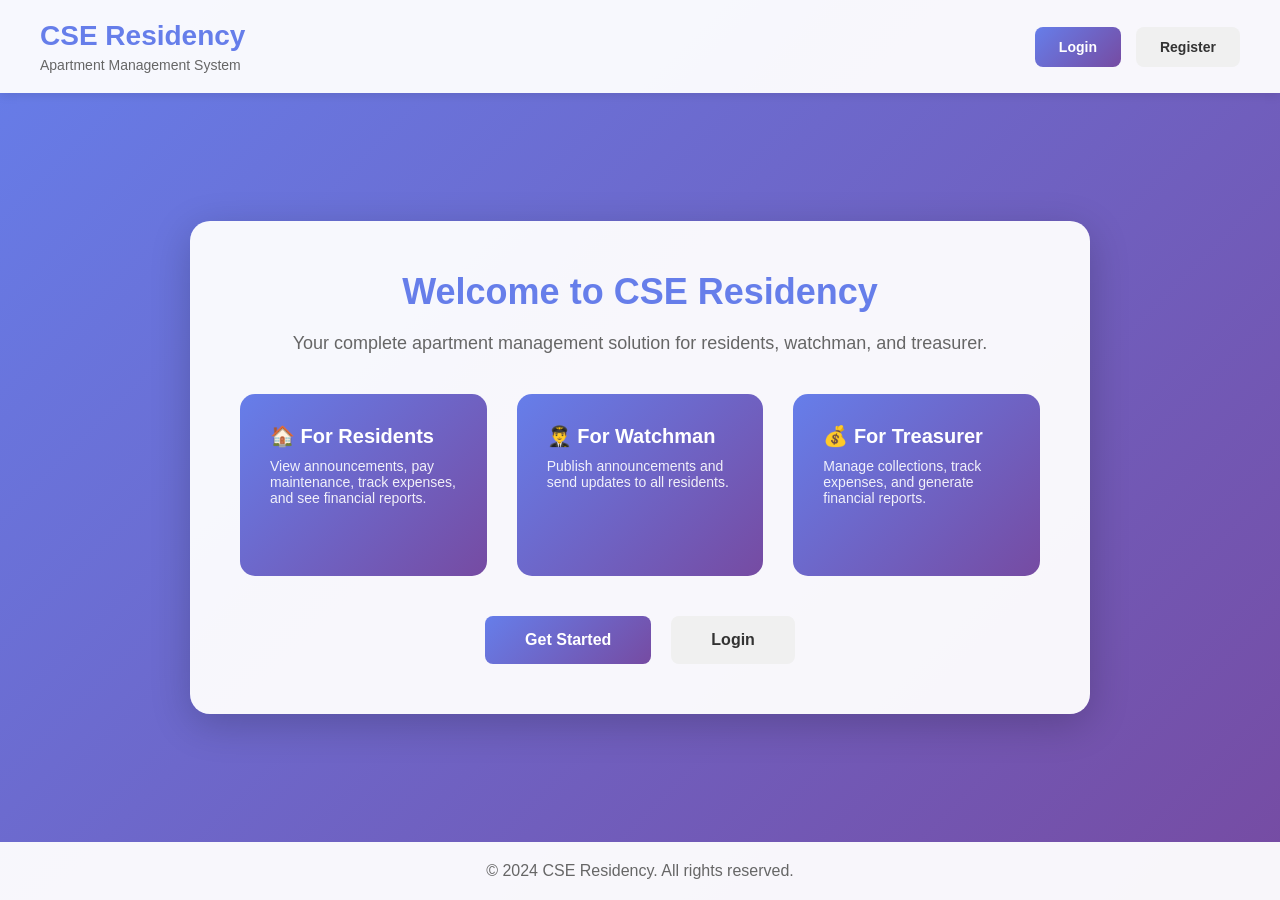
<file: src/main/resources/static/index.html>
<!DOCTYPE html>
<html lang="en">
<head>
    <meta charset="UTF-8">
    <meta name="viewport" content="width=device-width, initial-scale=1.0">
    <title>CSE Apartment Management System</title>
    <link rel="stylesheet" href="css/style.css">
</head>
<body>
    <div class="landing-container">
        <header class="landing-header">
            <div class="logo">
                <h1>CSE Residency</h1>
                <p>Apartment Management System</p>
            </div>
            <nav class="landing-nav">
                <a href="login.html" class="btn btn-primary">Login</a>
                <a href="register.html" class="btn btn-secondary">Register</a>
            </nav>
        </header>

        <main class="landing-hero">
            <div class="hero-content">
                <h2>Welcome to CSE Residency</h2>
                <p>Your complete apartment management solution for residents, watchman, and treasurer.</p>
                <div class="hero-features">
                    <div class="feature-card">
                        <h3>🏠 For Residents</h3>
                        <p>View announcements, pay maintenance, track expenses, and see financial reports.</p>
                    </div>
                    <div class="feature-card">
                        <h3>👨‍✈️ For Watchman</h3>
                        <p>Publish announcements and send updates to all residents.</p>
                    </div>
                    <div class="feature-card">
                        <h3>💰 For Treasurer</h3>
                        <p>Manage collections, track expenses, and generate financial reports.</p>
                    </div>
                </div>
                <div class="hero-actions">
                    <a href="register.html" class="btn btn-large btn-primary">Get Started</a>
                    <a href="login.html" class="btn btn-large btn-secondary">Login</a>
                </div>
            </div>
        </main>

        <footer class="landing-footer">
            <p>&copy; 2024 CSE Residency. All rights reserved.</p>
        </footer>
    </div>
</body>
</html>
</file>
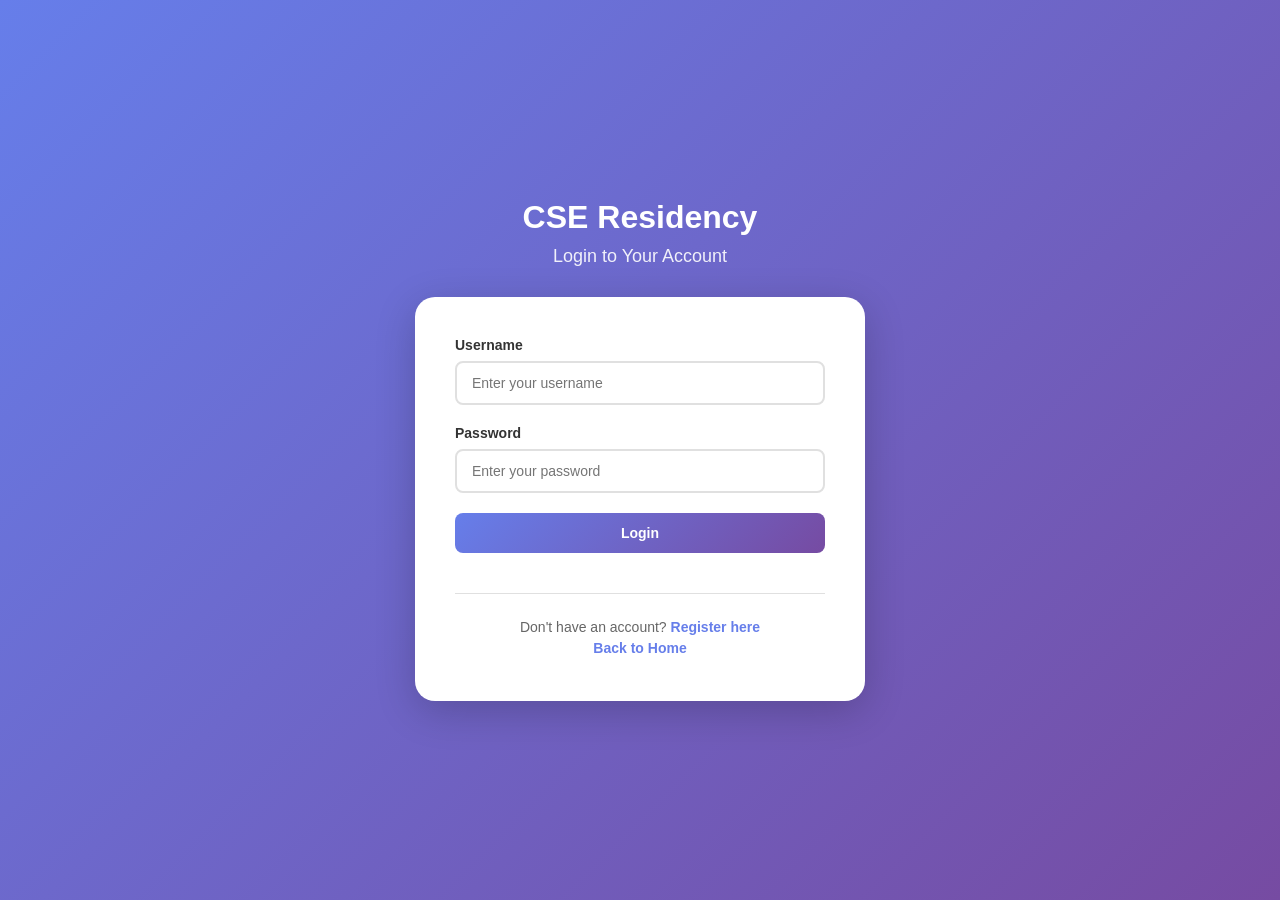
<file: src/main/resources/static/login.html>
<!DOCTYPE html>
<html lang="en">
<head>
    <meta charset="UTF-8">
    <meta name="viewport" content="width=device-width, initial-scale=1.0">
    <title>Login - CSE Residency</title>
    <link rel="stylesheet" href="css/style.css">
</head>
<body>
    <div class="auth-container">
        <div class="auth-header">
            <h1>CSE Residency</h1>
            <p>Login to Your Account</p>
        </div>

        <div class="auth-box">
            <form id="loginForm" class="auth-form">
                <div class="form-group">
                    <label for="username">Username</label>
                    <input type="text" id="username" name="username" required
                           placeholder="Enter your username">
                </div>

                <div class="form-group">
                    <label for="password">Password</label>
                    <input type="password" id="password" name="password" required
                           placeholder="Enter your password">
                </div>

                <button type="submit" class="btn btn-primary btn-full">Login</button>

                <div class="auth-footer">
                    <p>Don't have an account? <a href="register.html">Register here</a></p>
                    <p><a href="index.html">Back to Home</a></p>
                </div>
            </form>

            <div id="message" class="message"></div>
        </div>
    </div>

    <script>
        document.getElementById('loginForm').addEventListener('submit', async function(e) {
            e.preventDefault();
            
            const username = document.getElementById('username').value;
            const password = document.getElementById('password').value;
            const messageDiv = document.getElementById('message');
            
            console.log('Attempting login for:', username);
            
            try {
                const response = await fetch('/api/auth/manual-login?username=' + encodeURIComponent(username) + '&password=' + encodeURIComponent(password), {
                    method: 'POST'
                });
                
                const result = await response.json();
                
                console.log('Login response:', result);
                
                if (response.ok) {
                    messageDiv.textContent = 'Login successful! Redirecting to dashboard...';
                    messageDiv.className = 'message success';
                    console.log('Redirecting to:', result.redirectUrl);
                    setTimeout(() => {
                        window.location.href = result.redirectUrl;
                    }, 2000);
                } else {
                    messageDiv.textContent = result.error || 'Login failed';
                    messageDiv.className = 'message error';
                    console.error('Login failed:', result);
                }
            } catch (error) {
                messageDiv.textContent = 'An error occurred: ' + error.message;
                messageDiv.className = 'message error';
                console.error('Error:', error);
            }
        });
    </script>
</body>
</html>
</file>
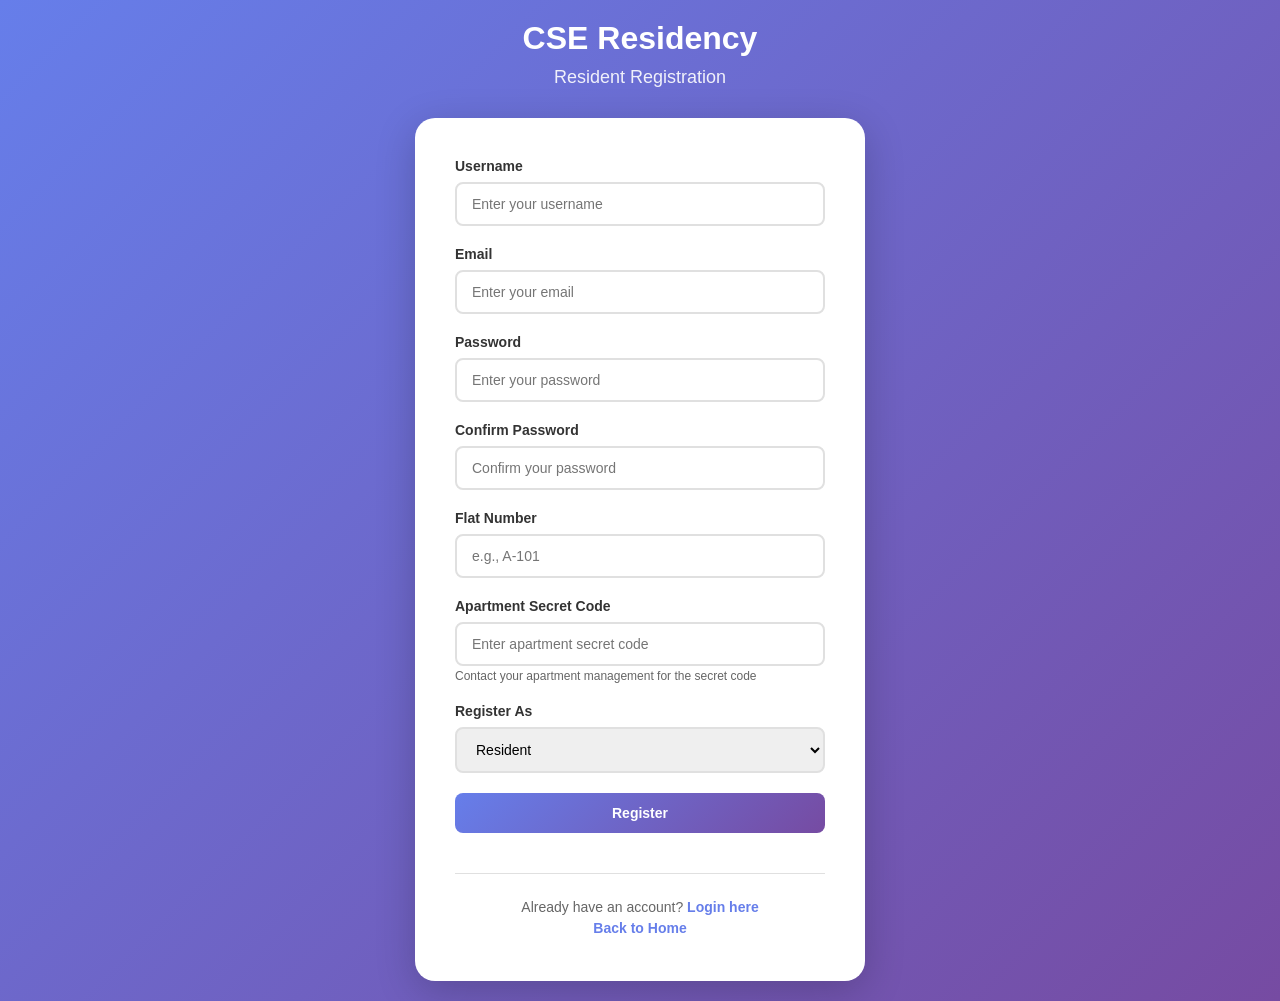
<file: src/main/resources/static/register.html>
<!DOCTYPE html>
<html lang="en">
<head>
    <meta charset="UTF-8">
    <meta name="viewport" content="width=device-width, initial-scale=1.0">
    <title>Register - CSE Residency</title>
    <link rel="stylesheet" href="css/style.css">
</head>
<body>
    <div class="auth-container">
        <div class="auth-header">
            <h1>CSE Residency</h1>
            <p>Resident Registration</p>
        </div>

        <div class="auth-box">
            <form id="registerForm" class="auth-form">
                <div class="form-group">
                    <label for="username">Username</label>
                    <input type="text" id="username" name="username" required
                           placeholder="Enter your username" minlength="3" maxlength="50">
                </div>

                <div class="form-group">
                    <label for="email">Email</label>
                    <input type="email" id="email" name="email" required
                           placeholder="Enter your email">
                </div>

                <div class="form-group">
                    <label for="password">Password</label>
                    <input type="password" id="password" name="password" required
                           placeholder="Enter your password" minlength="6">
                </div>

                <div class="form-group">
                    <label for="confirmPassword">Confirm Password</label>
                    <input type="password" id="confirmPassword" name="confirmPassword" required
                           placeholder="Confirm your password" minlength="6">
                </div>

                <div class="form-group">
                    <label for="flatNumber">Flat Number</label>
                    <input type="text" id="flatNumber" name="flatNumber" required
                           placeholder="e.g., A-101">
                </div>

                <div class="form-group">
                    <label for="secretCode">Apartment Secret Code</label>
                    <input type="password" id="secretCode" name="secretCode" required
                           placeholder="Enter apartment secret code">
                    <small class="form-help">Contact your apartment management for the secret code</small>
                </div>

                <div class="form-group">
                    <label for="role">Register As</label>
                    <select id="role" name="role" required>
                        <option value="RESIDENT">Resident</option>
                        <option value="TREASURER">Treasurer</option>
                    </select>
                </div>

                <div class="form-group" id="treasurerKeyGroup" style="display: none;">
                    <label for="treasurerKey">Treasurer Key</label>
                    <input type="password" id="treasurerKey" name="treasurerKey"
                           placeholder="Enter treasurer key">
                </div>

                <button type="submit" class="btn btn-primary btn-full">Register</button>

                <div class="auth-footer">
                    <p>Already have an account? <a href="login.html">Login here</a></p>
                    <p><a href="index.html">Back to Home</a></p>
                </div>
            </form>

            <div id="message" class="message"></div>
        </div>
    </div>

    <script src="js/register.js"></script>
</body>
</html>
</file>
<file: src/main/resources/static/css/style.css>
/* Global Styles */
* {
    margin: 0;
    padding: 0;
    box-sizing: border-box;
}

body {
    font-family: 'Segoe UI', Tahoma, Geneva, Verdana, sans-serif;
    background: linear-gradient(135deg, #667eea 0%, #764ba2 100%);
    min-height: 100vh;
    color: #333;
}

/* Landing Page */
.landing-container {
    min-height: 100vh;
    display: flex;
    flex-direction: column;
}

.landing-header {
    background: rgba(255, 255, 255, 0.95);
    padding: 20px 40px;
    display: flex;
    justify-content: space-between;
    align-items: center;
    box-shadow: 0 2px 10px rgba(0, 0, 0, 0.1);
}

.logo h1 {
    color: #667eea;
    font-size: 28px;
    margin-bottom: 5px;
}

.logo p {
    color: #666;
    font-size: 14px;
}

.landing-nav {
    display: flex;
    gap: 15px;
}

.landing-hero {
    flex: 1;
    display: flex;
    align-items: center;
    justify-content: center;
    padding: 60px 20px;
}

.hero-content {
    background: rgba(255, 255, 255, 0.95);
    padding: 50px;
    border-radius: 20px;
    max-width: 900px;
    text-align: center;
    box-shadow: 0 10px 40px rgba(0, 0, 0, 0.2);
}

.hero-content h2 {
    color: #667eea;
    font-size: 36px;
    margin-bottom: 20px;
}

.hero-content p {
    color: #666;
    font-size: 18px;
    margin-bottom: 40px;
}

.hero-features {
    display: grid;
    grid-template-columns: repeat(3, 1fr);
    gap: 30px;
    margin-bottom: 40px;
}

.feature-card {
    background: linear-gradient(135deg, #667eea 0%, #764ba2 100%);
    color: white;
    padding: 30px;
    border-radius: 15px;
    text-align: left;
}

.feature-card h3 {
    font-size: 20px;
    margin-bottom: 10px;
}

.feature-card p {
    color: rgba(255, 255, 255, 0.9);
    font-size: 14px;
}

.hero-actions {
    display: flex;
    gap: 20px;
    justify-content: center;
}

.landing-footer {
    background: rgba(255, 255, 255, 0.95);
    text-align: center;
    padding: 20px;
    color: #666;
}

/* Auth Pages */
.auth-container {
    min-height: 100vh;
    display: flex;
    flex-direction: column;
    align-items: center;
    justify-content: center;
    padding: 20px;
}

.auth-header {
    text-align: center;
    margin-bottom: 30px;
    color: white;
}

.auth-header h1 {
    font-size: 32px;
    margin-bottom: 10px;
}

.auth-header p {
    font-size: 18px;
    opacity: 0.9;
}

.auth-box {
    background: white;
    padding: 40px;
    border-radius: 20px;
    box-shadow: 0 10px 40px rgba(0, 0, 0, 0.2);
    width: 100%;
    max-width: 450px;
}

.auth-form {
    display: flex;
    flex-direction: column;
    gap: 20px;
}

.form-group {
    display: flex;
    flex-direction: column;
    gap: 8px;
}

.form-group label {
    font-weight: 600;
    color: #333;
    font-size: 14px;
}

.form-group input,
.form-group select,
.form-group textarea {
    padding: 12px 15px;
    border: 2px solid #e0e0e0;
    border-radius: 8px;
    font-size: 14px;
    transition: border-color 0.3s;
}

.form-group input:focus,
.form-group select:focus,
.form-group textarea:focus {
    outline: none;
    border-color: #667eea;
}

.form-help {
    font-size: 12px;
    color: #666;
    margin-top: -5px;
}

/* Buttons */
.btn {
    padding: 12px 24px;
    border: none;
    border-radius: 8px;
    font-size: 14px;
    font-weight: 600;
    cursor: pointer;
    transition: all 0.3s;
    text-decoration: none;
    display: inline-block;
    text-align: center;
}

.btn-primary {
    background: linear-gradient(135deg, #667eea 0%, #764ba2 100%);
    color: white;
}

.btn-primary:hover {
    transform: translateY(-2px);
    box-shadow: 0 5px 20px rgba(102, 126, 234, 0.4);
}

.btn-secondary {
    background: #f0f0f0;
    color: #333;
}

.btn-secondary:hover {
    background: #e0e0e0;
}

.btn-full {
    width: 100%;
}

.btn-large {
    padding: 15px 40px;
    font-size: 16px;
}

.auth-footer {
    text-align: center;
    margin-top: 20px;
    padding-top: 20px;
    border-top: 1px solid #e0e0e0;
}

.auth-footer p {
    font-size: 14px;
    color: #666;
    margin: 5px 0;
}

.auth-footer a {
    color: #667eea;
    text-decoration: none;
    font-weight: 600;
}

.auth-footer a:hover {
    text-decoration: underline;
}

/* Dashboard */
.dashboard-container {
    min-height: 100vh;
    display: flex;
    flex-direction: column;
    background: #f5f5f5;
}

.dashboard-header {
    background: linear-gradient(135deg, #667eea 0%, #764ba2 100%);
    color: white;
    padding: 20px 40px;
    display: flex;
    justify-content: space-between;
    align-items: center;
    box-shadow: 0 2px 10px rgba(0, 0, 0, 0.1);
}

.header-left h1 {
    font-size: 24px;
    margin-bottom: 5px;
}

.user-role {
    font-size: 14px;
    opacity: 0.9;
}

.header-right {
    display: flex;
    align-items: center;
    gap: 20px;
}

.username {
    font-size: 16px;
    font-weight: 600;
}

.dashboard-nav {
    background: white;
    padding: 0 40px;
    display: flex;
    gap: 5px;
    box-shadow: 0 2px 5px rgba(0, 0, 0, 0.05);
    overflow-x: auto;
}

.nav-btn {
    padding: 15px 25px;
    background: none;
    border: none;
    font-size: 14px;
    font-weight: 600;
    color: #666;
    cursor: pointer;
    transition: all 0.3s;
    border-bottom: 3px solid transparent;
    white-space: nowrap;
}

.nav-btn:hover {
    color: #667eea;
    background: #f5f5f5;
}

.nav-btn.active {
    color: #667eea;
    border-bottom-color: #667eea;
}

.badge {
    background: #ff4757;
    color: white;
    padding: 2px 8px;
    border-radius: 10px;
    font-size: 12px;
    margin-left: 5px;
}

.dashboard-content {
    flex: 1;
    padding: 40px;
    overflow-y: auto;
}

.tab-content {
    display: none;
}

.tab-content.active {
    display: block;
}

.tab-content h2 {
    color: #333;
    margin-bottom: 20px;
    font-size: 24px;
}

/* Lists */
.announcements-list,
.payments-list,
.expenses-list,
.reports-list,
.notifications-list {
    display: flex;
    flex-direction: column;
    gap: 15px;
}

.announcement-card,
.payment-card,
.expense-card,
.report-card,
.notification-card {
    background: white;
    padding: 20px;
    border-radius: 10px;
    box-shadow: 0 2px 5px rgba(0, 0, 0, 0.1);
    transition: transform 0.3s;
}

.announcement-card:hover,
.payment-card:hover,
.expense-card:hover,
.report-card:hover,
.notification-card:hover {
    transform: translateY(-2px);
    box-shadow: 0 5px 15px rgba(0, 0, 0, 0.15);
}

.announcement-header,
.payment-header,
.expense-header,
.report-header,
.notification-header {
    display: flex;
    justify-content: space-between;
    align-items: center;
    margin-bottom: 10px;
}

.announcement-title,
.payment-title,
.expense-title,
.report-title,
.notification-title,
.complaint-title {
    font-size: 18px;
    font-weight: 600;
    color: #333;
}

.announcement-date,
.payment-date,
.expense-date,
.report-date,
.notification-date,
.complaint-date {
    font-size: 12px;
    color: #666;
}

.announcement-content,
.payment-content,
.expense-content,
.report-content,
.notification-content,
.complaint-description,
.complaint-category,
.complaint-resolution {
    color: #666;
    font-size: 14px;
    line-height: 1.6;
}

.announcement-type,
.payment-status,
.expense-category,
.report-status,
.notification-type,
.complaint-status {
    display: inline-block;
    padding: 4px 12px;
    border-radius: 15px;
    font-size: 12px;
    font-weight: 600;
    margin-top: 10px;
}

.complaint-status.status-pending {
    background: #fff3e0;
    color: #f57c00;
}

.complaint-status.status-in_progress {
    background: #e3f2fd;
    color: #1976d2;
}

.complaint-status.status-resolved {
    background: #e8f5e9;
    color: #388e3c;
}

.complaint-status.status-rejected {
    background: #ffebee;
    color: #d32f2f;
}

.complaint-card {
    background: white;
    border-radius: 8px;
    padding: 20px;
    margin-bottom: 15px;
    box-shadow: 0 2px 4px rgba(0,0,0,0.1);
}

.complaint-header {
    display: flex;
    justify-content: space-between;
    align-items: center;
    margin-bottom: 10px;
}

.complaint-actions {
    margin-top: 15px;
    display: flex;
    gap: 10px;
}

.btn-small {
    padding: 5px 10px;
    font-size: 12px;
}

.announcement-type {
    background: #e3f2fd;
    color: #1976d2;
}

.payment-status {
    background: #e8f5e9;
    color: #388e3c;
}

.payment-status.pending {
    background: #fff3e0;
    color: #f57c00;
}

.payment-status.failed {
    background: #ffebee;
    color: #d32f2f;
}

.expense-category {
    background: #f3e5f5;
    color: #7b1fa2;
}

.report-status {
    background: #e8f5e9;
    color: #388e3c;
}

.notification-type {
    background: #e3f2fd;
    color: #1976d2;
}

.notification-card.unread {
    border-left: 4px solid #667eea;
}

/* Payment Actions */
.payment-actions {
    margin-bottom: 20px;
}

/* Filter Section */
.filter-section {
    display: flex;
    gap: 15px;
    align-items: center;
    margin-bottom: 20px;
    flex-wrap: wrap;
}

.filter-section label {
    font-weight: 600;
    color: #333;
}

.filter-section select,
.filter-section input {
    padding: 8px 12px;
    border: 2px solid #e0e0e0;
    border-radius: 5px;
    font-size: 14px;
}

/* Modal */
.modal {
    display: none;
    position: fixed;
    top: 0;
    left: 0;
    width: 100%;
    height: 100%;
    background: rgba(0, 0, 0, 0.5);
    z-index: 1000;
    align-items: center;
    justify-content: center;
}

.modal.active {
    display: flex;
}

.modal-content {
    background: white;
    padding: 30px;
    border-radius: 15px;
    max-width: 500px;
    width: 90%;
    max-height: 90vh;
    overflow-y: auto;
}

.modal-header {
    display: flex;
    justify-content: space-between;
    align-items: center;
    margin-bottom: 20px;
}

.modal-header h2 {
    color: #333;
    font-size: 20px;
}

.close-btn {
    background: none;
    border: none;
    font-size: 28px;
    cursor: pointer;
    color: #666;
}

.close-btn:hover {
    color: #333;
}

.modal-form {
    display: flex;
    flex-direction: column;
    gap: 15px;
}

/* Report Preview */
.report-preview {
    background: white;
    padding: 30px;
    border-radius: 10px;
    margin-top: 20px;
    box-shadow: 0 2px 5px rgba(0, 0, 0, 0.1);
}

.report-summary {
    display: grid;
    grid-template-columns: repeat(2, 1fr);
    gap: 20px;
    margin-bottom: 20px;
}

.report-item {
    background: #f5f5f5;
    padding: 15px;
    border-radius: 8px;
}

.report-item label {
    font-size: 12px;
    color: #666;
    display: block;
    margin-bottom: 5px;
}

.report-item value {
    font-size: 20px;
    font-weight: 600;
    color: #333;
}

.report-actions {
    display: flex;
    gap: 10px;
    margin-top: 20px;
}

/* Message */
.message {
    display: none;
    padding: 15px;
    border-radius: 8px;
    margin-top: 20px;
    text-align: center;
}

.message.success {
    display: block;
    background: #e8f5e9;
    color: #388e3c;
    border: 1px solid #c8e6c9;
}

.message.error {
    display: block;
    background: #ffebee;
    color: #d32f2f;
    border: 1px solid #ffcdd2;
}

.message.info {
    display: block;
    background: #e3f2fd;
    color: #1976d2;
    border: 1px solid #bbdefb;
}

/* Responsive */
@media (max-width: 768px) {
    .landing-header {
        flex-direction: column;
        gap: 20px;
        padding: 20px;
    }

    .hero-features {
        grid-template-columns: 1fr;
    }

    .hero-actions {
        flex-direction: column;
    }

    .auth-box {
        padding: 30px 20px;
    }

    .dashboard-header {
        flex-direction: column;
        gap: 15px;
        padding: 20px;
    }

    .dashboard-nav {
        padding: 0 20px;
    }

    .dashboard-content {
        padding: 20px;
    }

    .report-summary {
        grid-template-columns: 1fr;
    }

    .filter-section {
        flex-direction: column;
        align-items: flex-start;
    }
}
</file>
